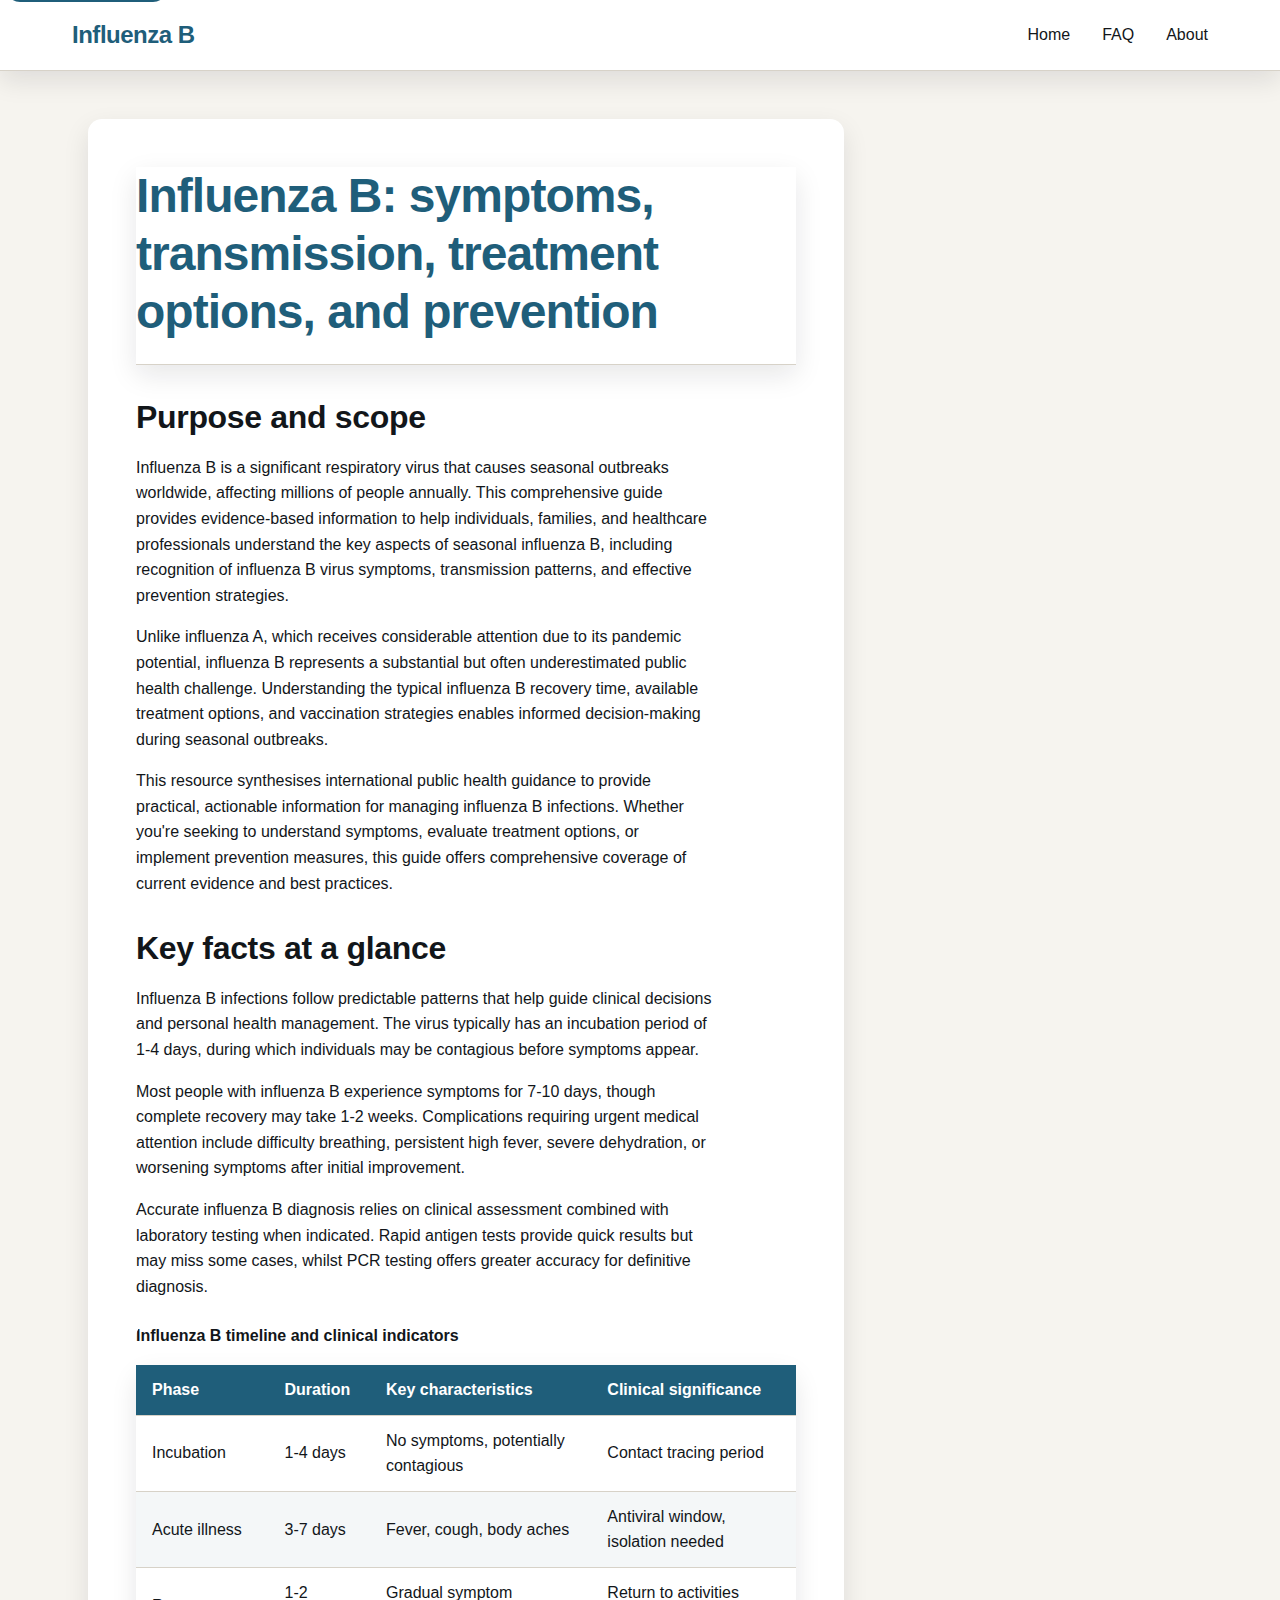
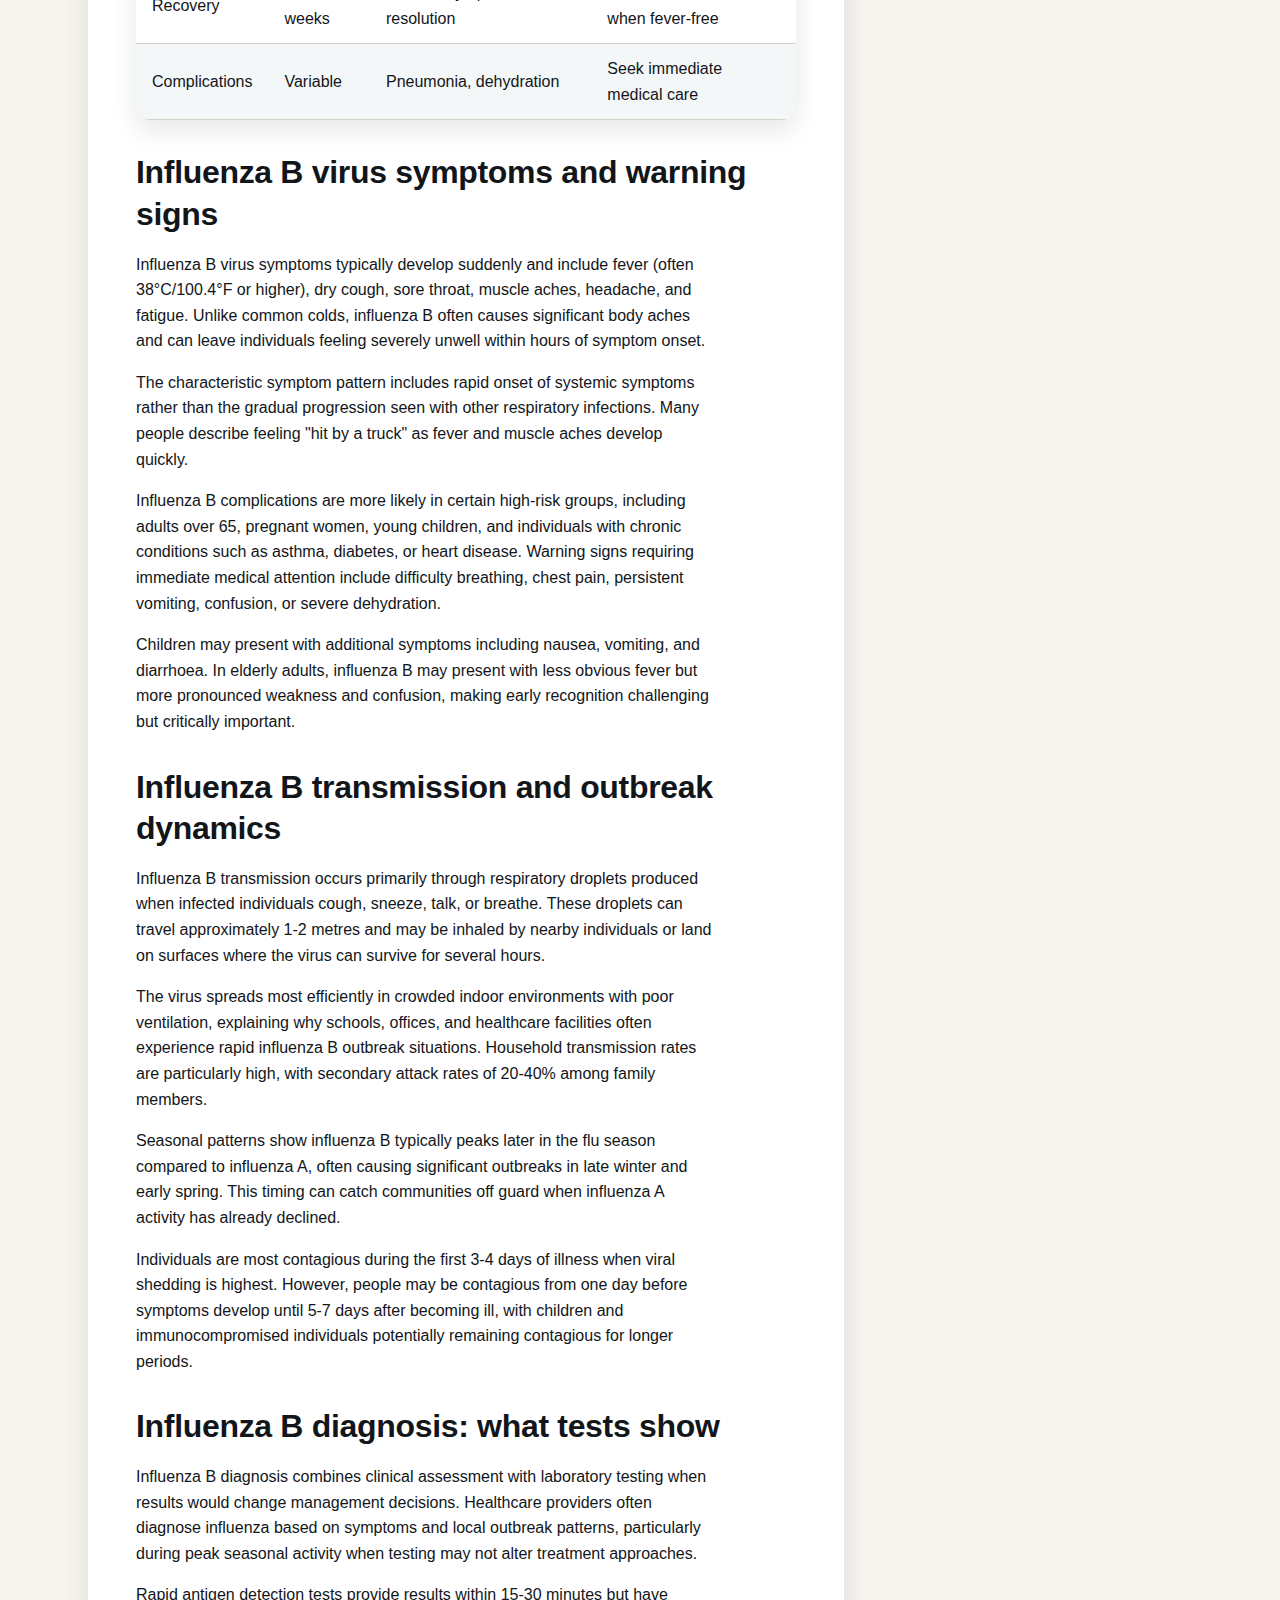
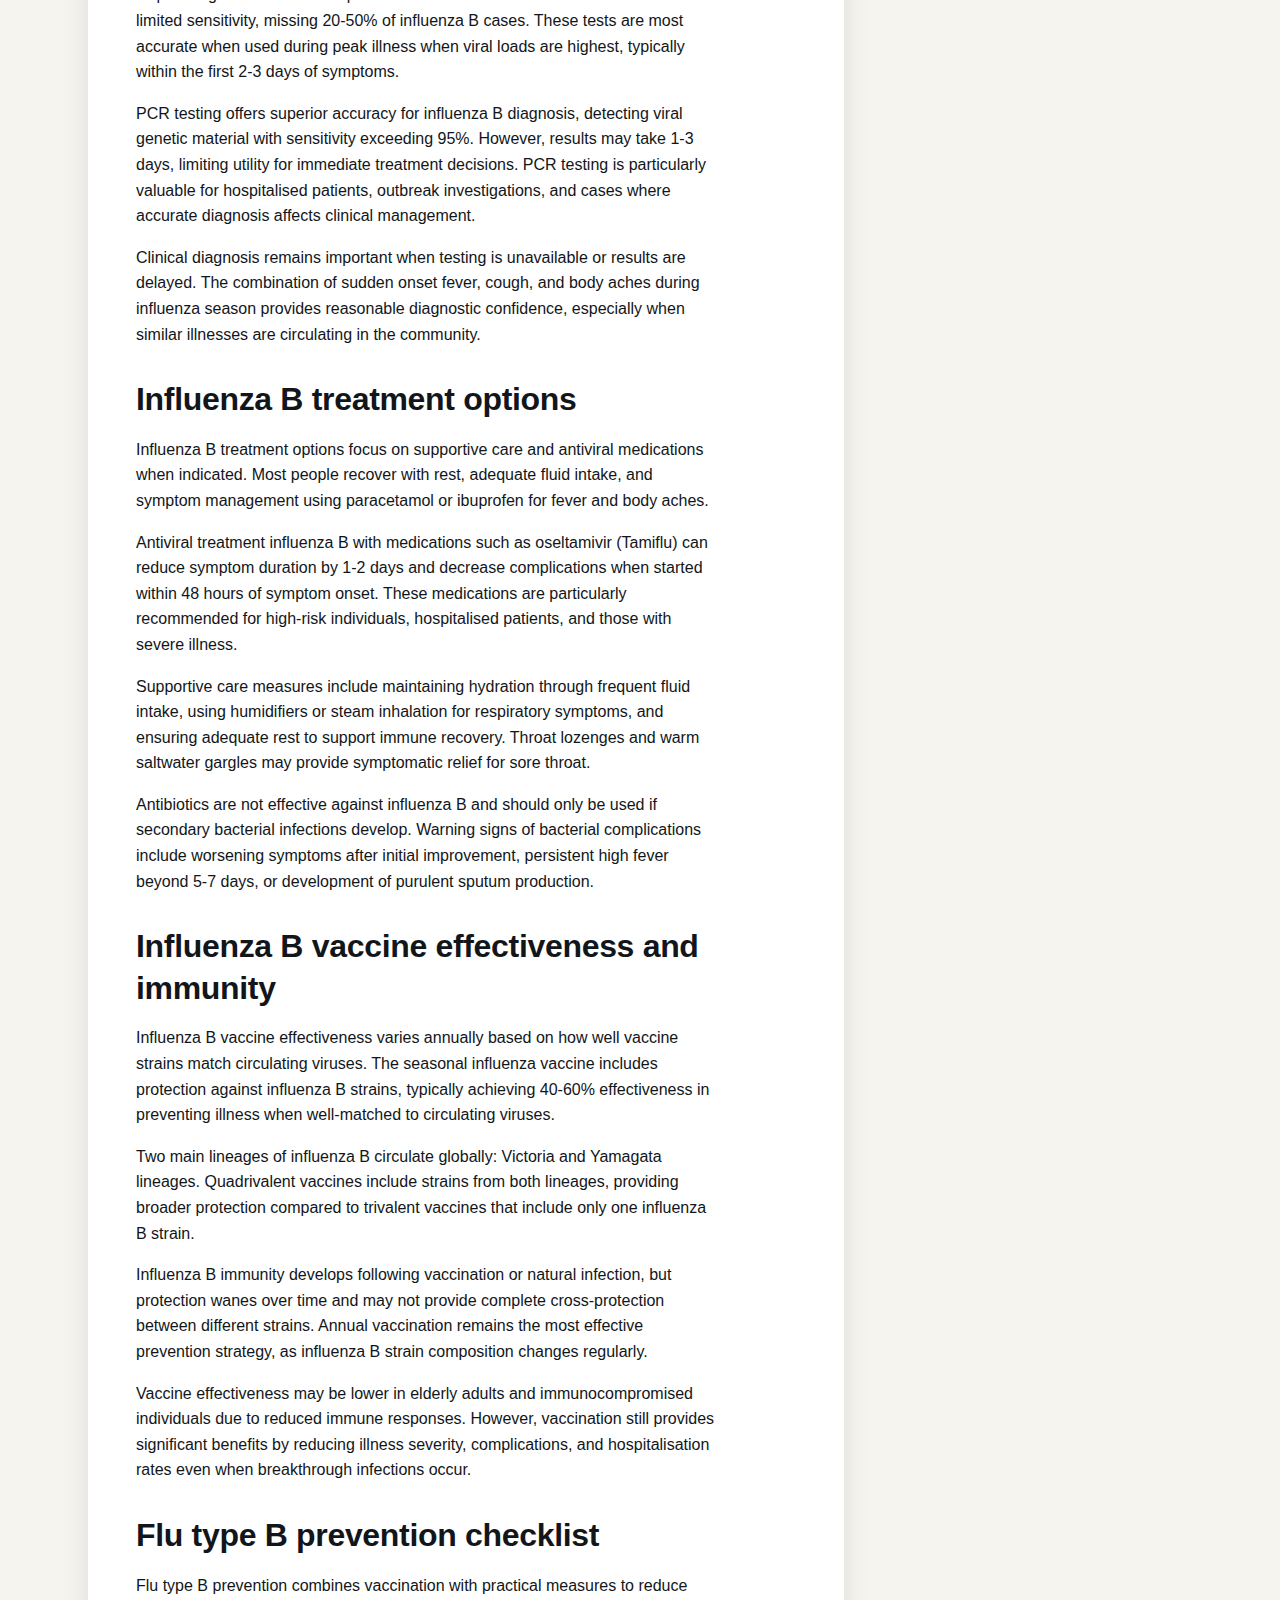
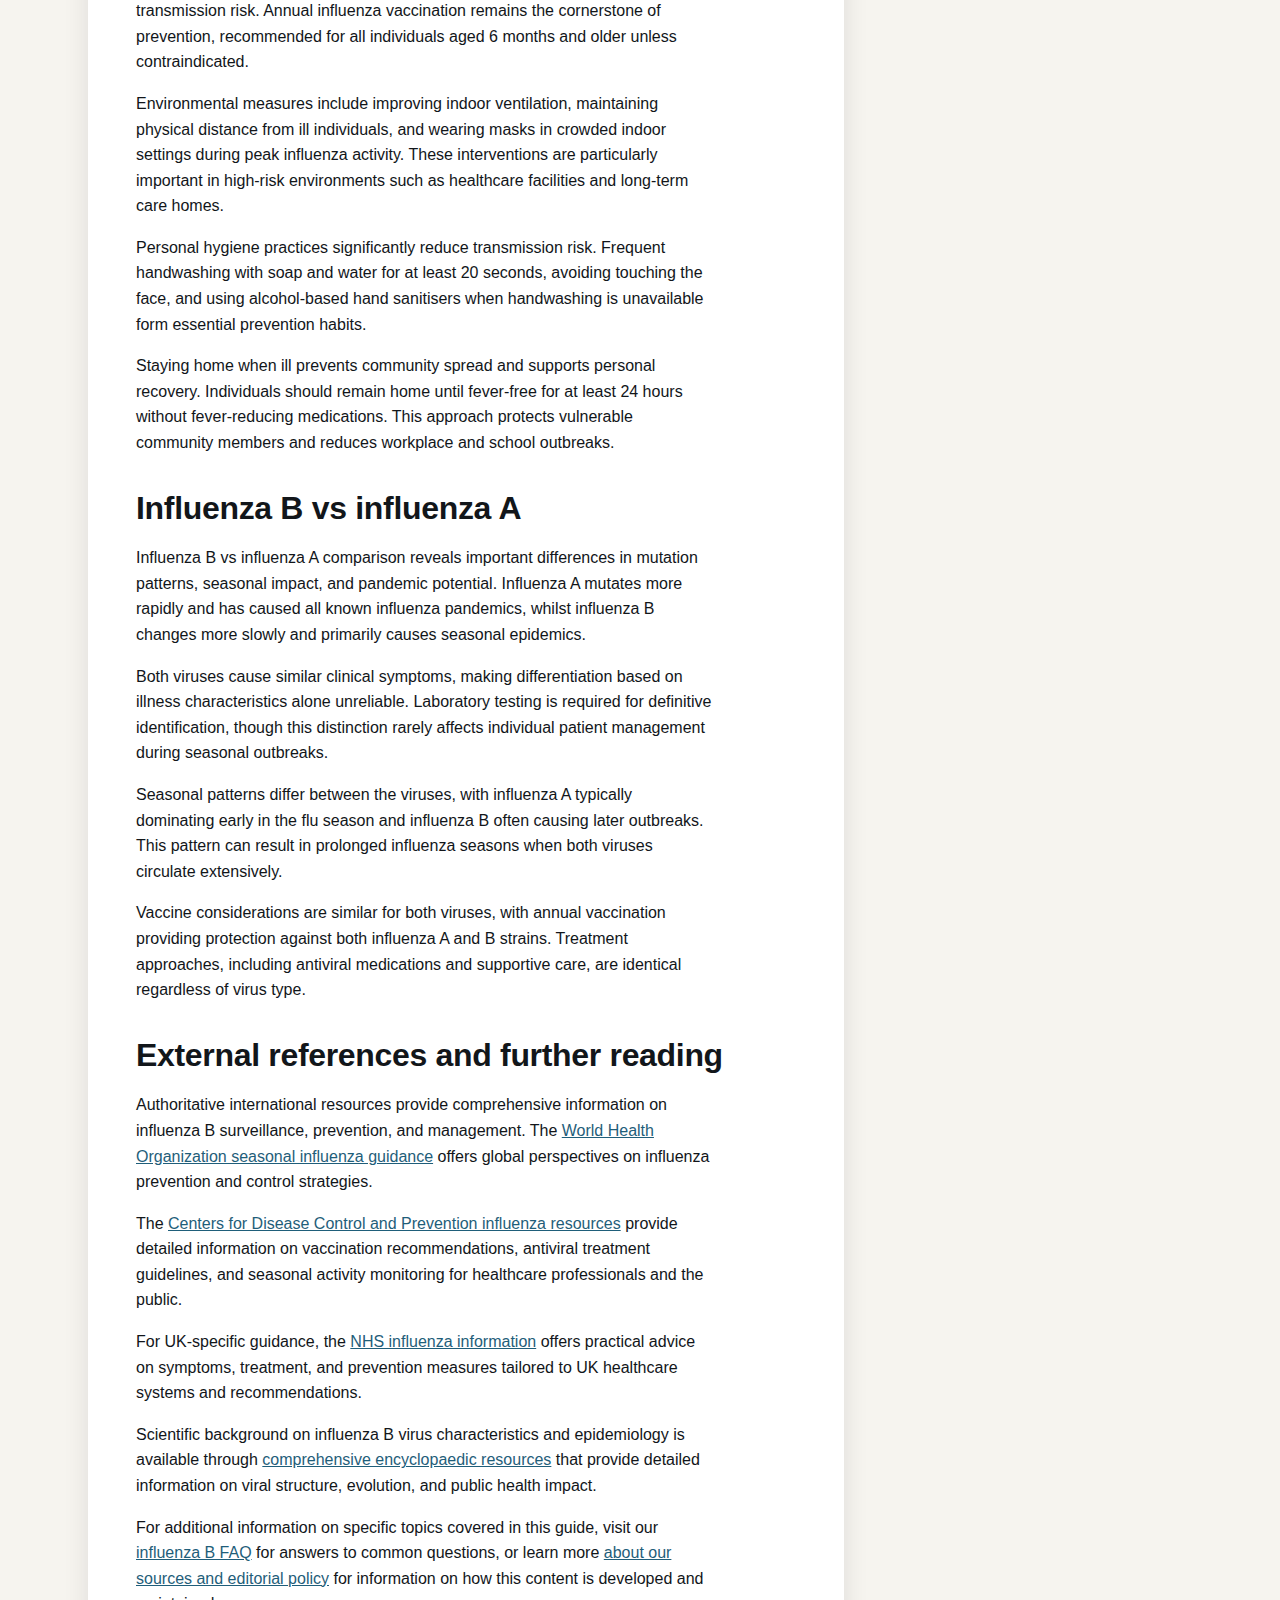
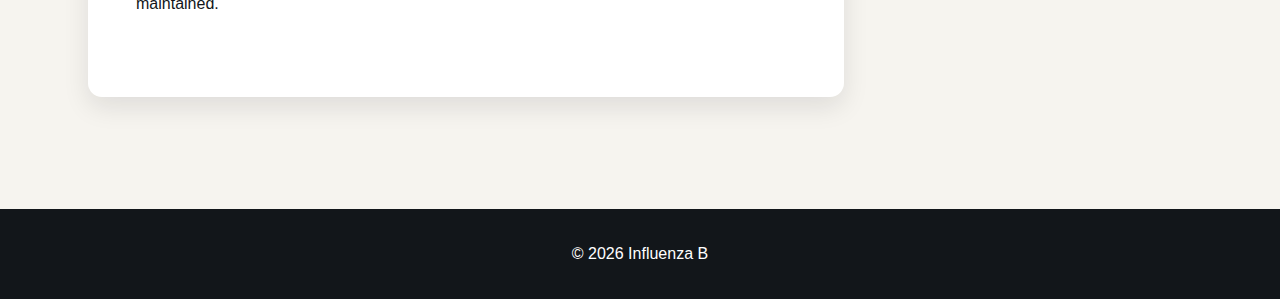
<file: index.html>
<!DOCTYPE html>
<html lang="en-GB">
<head><script>if(location.hostname==="influenzab.pages.dev"){location.replace("https://influenzab.org"+location.pathname+location.search)}</script>
<meta charset="UTF-8">
<meta name="viewport" content="width=device-width, initial-scale=1.0">
<title>Influenza B: Symptoms, Treatment, Prevention Guide</title>
<meta name="description" content="International, evidence-based guide to influenza B symptoms, transmission, diagnosis, treatment options, vaccine effectiveness, and prevention steps.">
<link rel="canonical" href="https://influenzab.org/">
<link rel="preload" href="/style.css" as="style">
<link rel="stylesheet" href="/style.css">
<meta property="og:title" content="Influenza B: Symptoms, Treatment, Prevention Guide">
<meta property="og:description" content="International, evidence-based guide to influenza B symptoms, transmission, diagnosis, treatment options, vaccine effectiveness, and prevention steps.">
<meta property="og:url" content="https://influenzab.org/">
<meta property="og:type" content="website">
<meta name="twitter:card" content="summary">
<meta name="twitter:title" content="Influenza B: Symptoms, Treatment, Prevention Guide">
<meta name="twitter:description" content="International, evidence-based guide to influenza B symptoms, transmission, diagnosis, treatment options, vaccine effectiveness, and prevention steps.">
</head>
<body>
<a href="#main" class="skip-link">Skip to main content</a>
<header>
<nav>
<div class="nav-brand">
<a href="/">Influenza B</a>
</div>
<ul class="nav-links">
<li><a href="/">Home</a></li>
<li><a href="/faq">FAQ</a></li>
<li><a href="/about-us">About</a></li>
</ul>
</nav>
</header>
<main id="main">
<article>
<header>
<h1>Influenza B: symptoms, transmission, treatment options, and prevention</h1>
</header>

<section id="intro">
<h2>Purpose and scope</h2>
<p>Influenza B is a significant respiratory virus that causes seasonal outbreaks worldwide, affecting millions of people annually. This comprehensive guide provides evidence-based information to help individuals, families, and healthcare professionals understand the key aspects of seasonal influenza B, including recognition of influenza B virus symptoms, transmission patterns, and effective prevention strategies.</p>
<p>Unlike influenza A, which receives considerable attention due to its pandemic potential, influenza B represents a substantial but often underestimated public health challenge. Understanding the typical influenza B recovery time, available treatment options, and vaccination strategies enables informed decision-making during seasonal outbreaks.</p>
<p>This resource synthesises international public health guidance to provide practical, actionable information for managing influenza B infections. Whether you're seeking to understand symptoms, evaluate treatment options, or implement prevention measures, this guide offers comprehensive coverage of current evidence and best practices.</p>
</section>

<section id="key-facts">
<h2>Key facts at a glance</h2>
<p>Influenza B infections follow predictable patterns that help guide clinical decisions and personal health management. The virus typically has an incubation period of 1-4 days, during which individuals may be contagious before symptoms appear.</p>
<p>Most people with influenza B experience symptoms for 7-10 days, though complete recovery may take 1-2 weeks. Complications requiring urgent medical attention include difficulty breathing, persistent high fever, severe dehydration, or worsening symptoms after initial improvement.</p>
<p>Accurate influenza B diagnosis relies on clinical assessment combined with laboratory testing when indicated. Rapid antigen tests provide quick results but may miss some cases, whilst PCR testing offers greater accuracy for definitive diagnosis.</p>

<table>
<caption>Influenza B timeline and clinical indicators</caption>
<thead>
<tr>
<th>Phase</th>
<th>Duration</th>
<th>Key characteristics</th>
<th>Clinical significance</th>
</tr>
</thead>
<tbody>
<tr>
<td>Incubation</td>
<td>1-4 days</td>
<td>No symptoms, potentially contagious</td>
<td>Contact tracing period</td>
</tr>
<tr>
<td>Acute illness</td>
<td>3-7 days</td>
<td>Fever, cough, body aches</td>
<td>Antiviral window, isolation needed</td>
</tr>
<tr>
<td>Recovery</td>
<td>1-2 weeks</td>
<td>Gradual symptom resolution</td>
<td>Return to activities when fever-free</td>
</tr>
<tr>
<td>Complications</td>
<td>Variable</td>
<td>Pneumonia, dehydration</td>
<td>Seek immediate medical care</td>
</tr>
</tbody>
</table>
</section>

<section id="symptoms">
<h2>Influenza B virus symptoms and warning signs</h2>
<p>Influenza B virus symptoms typically develop suddenly and include fever (often 38°C/100.4°F or higher), dry cough, sore throat, muscle aches, headache, and fatigue. Unlike common colds, influenza B often causes significant body aches and can leave individuals feeling severely unwell within hours of symptom onset.</p>
<p>The characteristic symptom pattern includes rapid onset of systemic symptoms rather than the gradual progression seen with other respiratory infections. Many people describe feeling "hit by a truck" as fever and muscle aches develop quickly.</p>
<p>Influenza B complications are more likely in certain high-risk groups, including adults over 65, pregnant women, young children, and individuals with chronic conditions such as asthma, diabetes, or heart disease. Warning signs requiring immediate medical attention include difficulty breathing, chest pain, persistent vomiting, confusion, or severe dehydration.</p>
<p>Children may present with additional symptoms including nausea, vomiting, and diarrhoea. In elderly adults, influenza B may present with less obvious fever but more pronounced weakness and confusion, making early recognition challenging but critically important.</p>
</section>

<section id="transmission">
<h2>Influenza B transmission and outbreak dynamics</h2>
<p>Influenza B transmission occurs primarily through respiratory droplets produced when infected individuals cough, sneeze, talk, or breathe. These droplets can travel approximately 1-2 metres and may be inhaled by nearby individuals or land on surfaces where the virus can survive for several hours.</p>
<p>The virus spreads most efficiently in crowded indoor environments with poor ventilation, explaining why schools, offices, and healthcare facilities often experience rapid influenza B outbreak situations. Household transmission rates are particularly high, with secondary attack rates of 20-40% among family members.</p>
<p>Seasonal patterns show influenza B typically peaks later in the flu season compared to influenza A, often causing significant outbreaks in late winter and early spring. This timing can catch communities off guard when influenza A activity has already declined.</p>
<p>Individuals are most contagious during the first 3-4 days of illness when viral shedding is highest. However, people may be contagious from one day before symptoms develop until 5-7 days after becoming ill, with children and immunocompromised individuals potentially remaining contagious for longer periods.</p>
</section>

<section id="diagnosis">
<h2>Influenza B diagnosis: what tests show</h2>
<p>Influenza B diagnosis combines clinical assessment with laboratory testing when results would change management decisions. Healthcare providers often diagnose influenza based on symptoms and local outbreak patterns, particularly during peak seasonal activity when testing may not alter treatment approaches.</p>
<p>Rapid antigen detection tests provide results within 15-30 minutes but have limited sensitivity, missing 20-50% of influenza B cases. These tests are most accurate when used during peak illness when viral loads are highest, typically within the first 2-3 days of symptoms.</p>
<p>PCR testing offers superior accuracy for influenza B diagnosis, detecting viral genetic material with sensitivity exceeding 95%. However, results may take 1-3 days, limiting utility for immediate treatment decisions. PCR testing is particularly valuable for hospitalised patients, outbreak investigations, and cases where accurate diagnosis affects clinical management.</p>
<p>Clinical diagnosis remains important when testing is unavailable or results are delayed. The combination of sudden onset fever, cough, and body aches during influenza season provides reasonable diagnostic confidence, especially when similar illnesses are circulating in the community.</p>
</section>

<section id="treatment">
<h2>Influenza B treatment options</h2>
<p>Influenza B treatment options focus on supportive care and antiviral medications when indicated. Most people recover with rest, adequate fluid intake, and symptom management using paracetamol or ibuprofen for fever and body aches.</p>
<p>Antiviral treatment influenza B with medications such as oseltamivir (Tamiflu) can reduce symptom duration by 1-2 days and decrease complications when started within 48 hours of symptom onset. These medications are particularly recommended for high-risk individuals, hospitalised patients, and those with severe illness.</p>
<p>Supportive care measures include maintaining hydration through frequent fluid intake, using humidifiers or steam inhalation for respiratory symptoms, and ensuring adequate rest to support immune recovery. Throat lozenges and warm saltwater gargles may provide symptomatic relief for sore throat.</p>
<p>Antibiotics are not effective against influenza B and should only be used if secondary bacterial infections develop. Warning signs of bacterial complications include worsening symptoms after initial improvement, persistent high fever beyond 5-7 days, or development of purulent sputum production.</p>
</section>

<section id="vaccine">
<h2>Influenza B vaccine effectiveness and immunity</h2>
<p>Influenza B vaccine effectiveness varies annually based on how well vaccine strains match circulating viruses. The seasonal influenza vaccine includes protection against influenza B strains, typically achieving 40-60% effectiveness in preventing illness when well-matched to circulating viruses.</p>
<p>Two main lineages of influenza B circulate globally: Victoria and Yamagata lineages. Quadrivalent vaccines include strains from both lineages, providing broader protection compared to trivalent vaccines that include only one influenza B strain.</p>
<p>Influenza B immunity develops following vaccination or natural infection, but protection wanes over time and may not provide complete cross-protection between different strains. Annual vaccination remains the most effective prevention strategy, as influenza B strain composition changes regularly.</p>
<p>Vaccine effectiveness may be lower in elderly adults and immunocompromised individuals due to reduced immune responses. However, vaccination still provides significant benefits by reducing illness severity, complications, and hospitalisation rates even when breakthrough infections occur.</p>
</section>

<section id="prevention">
<h2>Flu type B prevention checklist</h2>
<p>Flu type B prevention combines vaccination with practical measures to reduce transmission risk. Annual influenza vaccination remains the cornerstone of prevention, recommended for all individuals aged 6 months and older unless contraindicated.</p>
<p>Environmental measures include improving indoor ventilation, maintaining physical distance from ill individuals, and wearing masks in crowded indoor settings during peak influenza activity. These interventions are particularly important in high-risk environments such as healthcare facilities and long-term care homes.</p>
<p>Personal hygiene practices significantly reduce transmission risk. Frequent handwashing with soap and water for at least 20 seconds, avoiding touching the face, and using alcohol-based hand sanitisers when handwashing is unavailable form essential prevention habits.</p>
<p>Staying home when ill prevents community spread and supports personal recovery. Individuals should remain home until fever-free for at least 24 hours without fever-reducing medications. This approach protects vulnerable community members and reduces workplace and school outbreaks.</p>
</section>

<section id="compare">
<h2>Influenza B vs influenza A</h2>
<p>Influenza B vs influenza A comparison reveals important differences in mutation patterns, seasonal impact, and pandemic potential. Influenza A mutates more rapidly and has caused all known influenza pandemics, whilst influenza B changes more slowly and primarily causes seasonal epidemics.</p>
<p>Both viruses cause similar clinical symptoms, making differentiation based on illness characteristics alone unreliable. Laboratory testing is required for definitive identification, though this distinction rarely affects individual patient management during seasonal outbreaks.</p>
<p>Seasonal patterns differ between the viruses, with influenza A typically dominating early in the flu season and influenza B often causing later outbreaks. This pattern can result in prolonged influenza seasons when both viruses circulate extensively.</p>
<p>Vaccine considerations are similar for both viruses, with annual vaccination providing protection against both influenza A and B strains. Treatment approaches, including antiviral medications and supportive care, are identical regardless of virus type.</p>
</section>

<section id="resources">
<h2>External references and further reading</h2>
<p>Authoritative international resources provide comprehensive information on influenza B surveillance, prevention, and management. The <a href="https://www.who.int/health-topics/influenza-seasonal" rel="external">World Health Organization seasonal influenza guidance</a> offers global perspectives on influenza prevention and control strategies.</p>
<p>The <a href="https://www.cdc.gov/flu/" rel="external">Centers for Disease Control and Prevention influenza resources</a> provide detailed information on vaccination recommendations, antiviral treatment guidelines, and seasonal activity monitoring for healthcare professionals and the public.</p>
<p>For UK-specific guidance, the <a href="https://www.nhs.uk/conditions/flu/" rel="external">NHS influenza information</a> offers practical advice on symptoms, treatment, and prevention measures tailored to UK healthcare systems and recommendations.</p>
<p>Scientific background on influenza B virus characteristics and epidemiology is available through <a href="https://en.wikipedia.org/wiki/Influenza_B_virus" rel="external">comprehensive encyclopaedic resources</a> that provide detailed information on viral structure, evolution, and public health impact.</p>
<p>For additional information on specific topics covered in this guide, visit our <a href="/faq">influenza B FAQ</a> for answers to common questions, or learn more <a href="/about-us">about our sources and editorial policy</a> for information on how this content is developed and maintained.</p>
</section>
</article>
</main>
<footer>
<p>&copy; 2026 Influenza B</p>
</footer>
<script type="application/ld+json">
{
  "@context": "https://schema.org",
  "@type": "Organization",
  "name": "Influenza B",
  "url": "https://influenzab.org",
  "description": "International, evidence-based guide to influenza B symptoms, transmission, diagnosis, treatment options, vaccine effectiveness, and prevention steps."
}
</script>
</body>
</html>
</file>
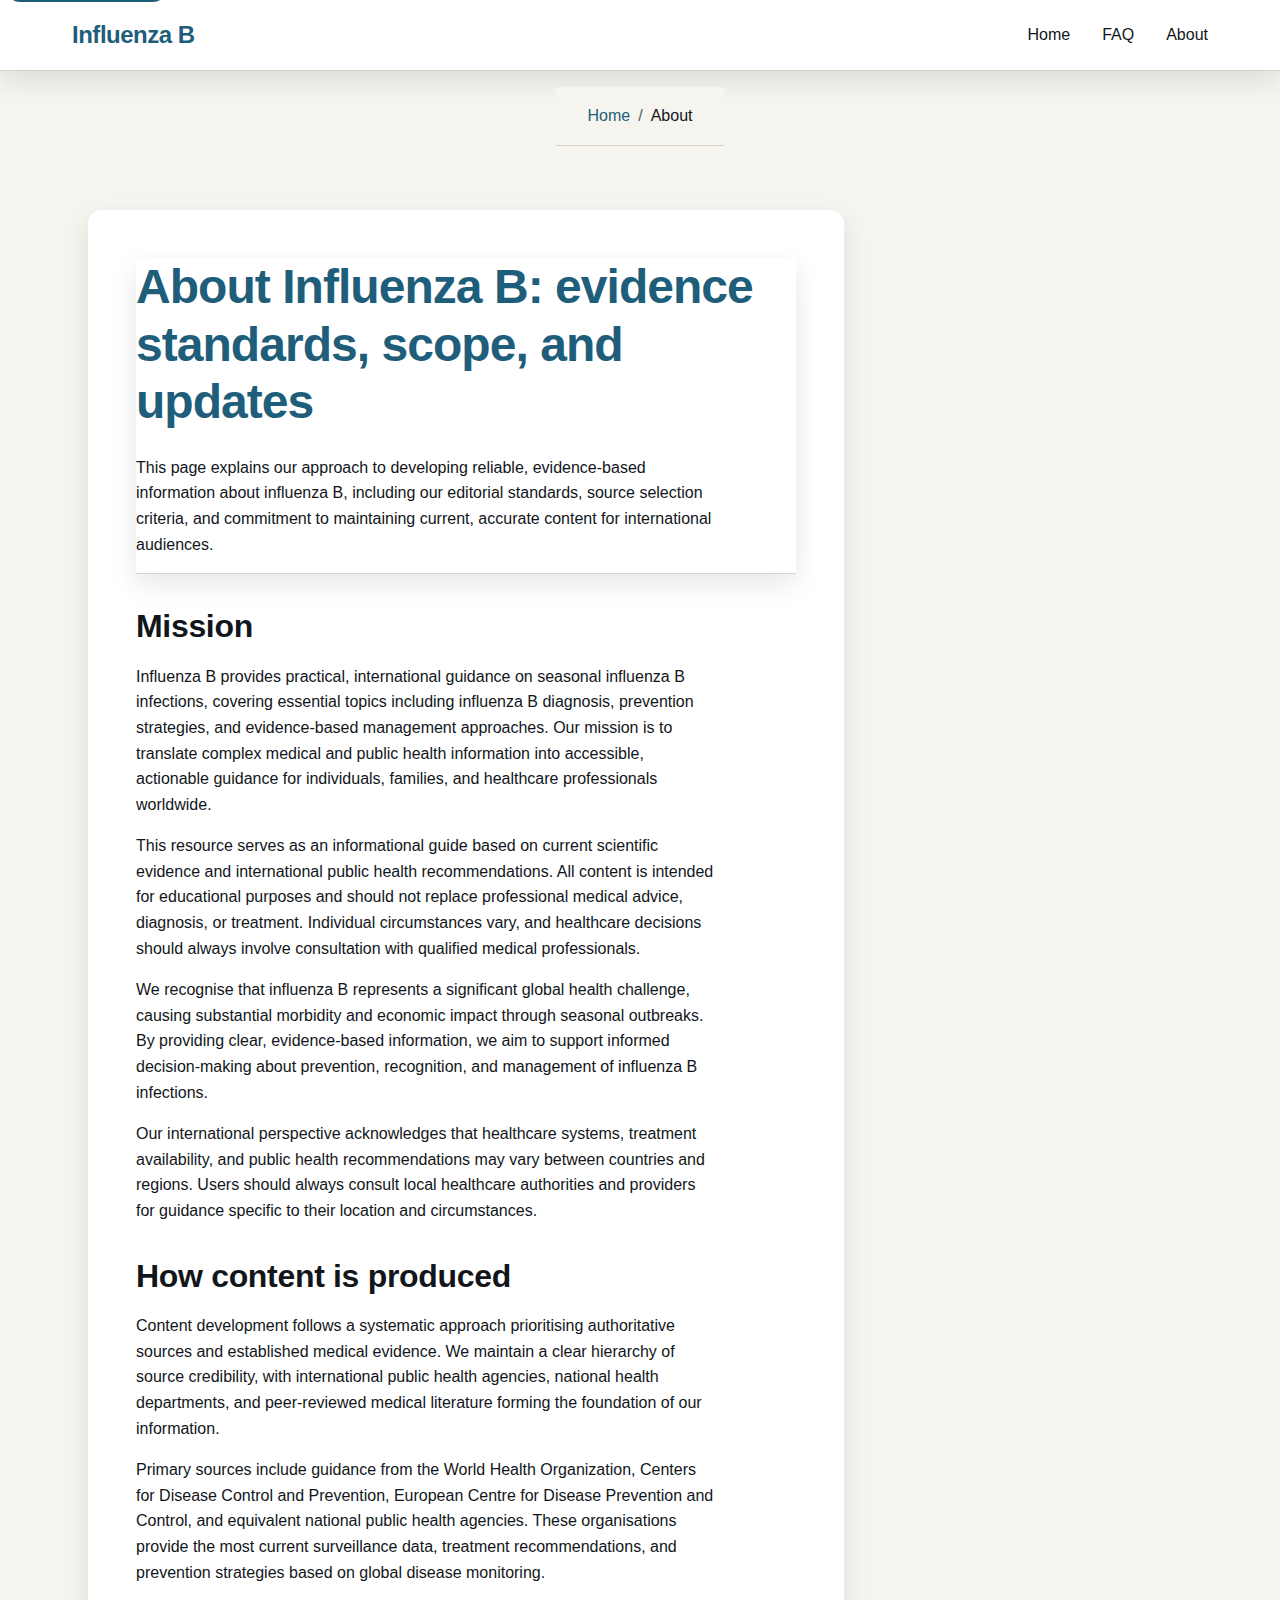
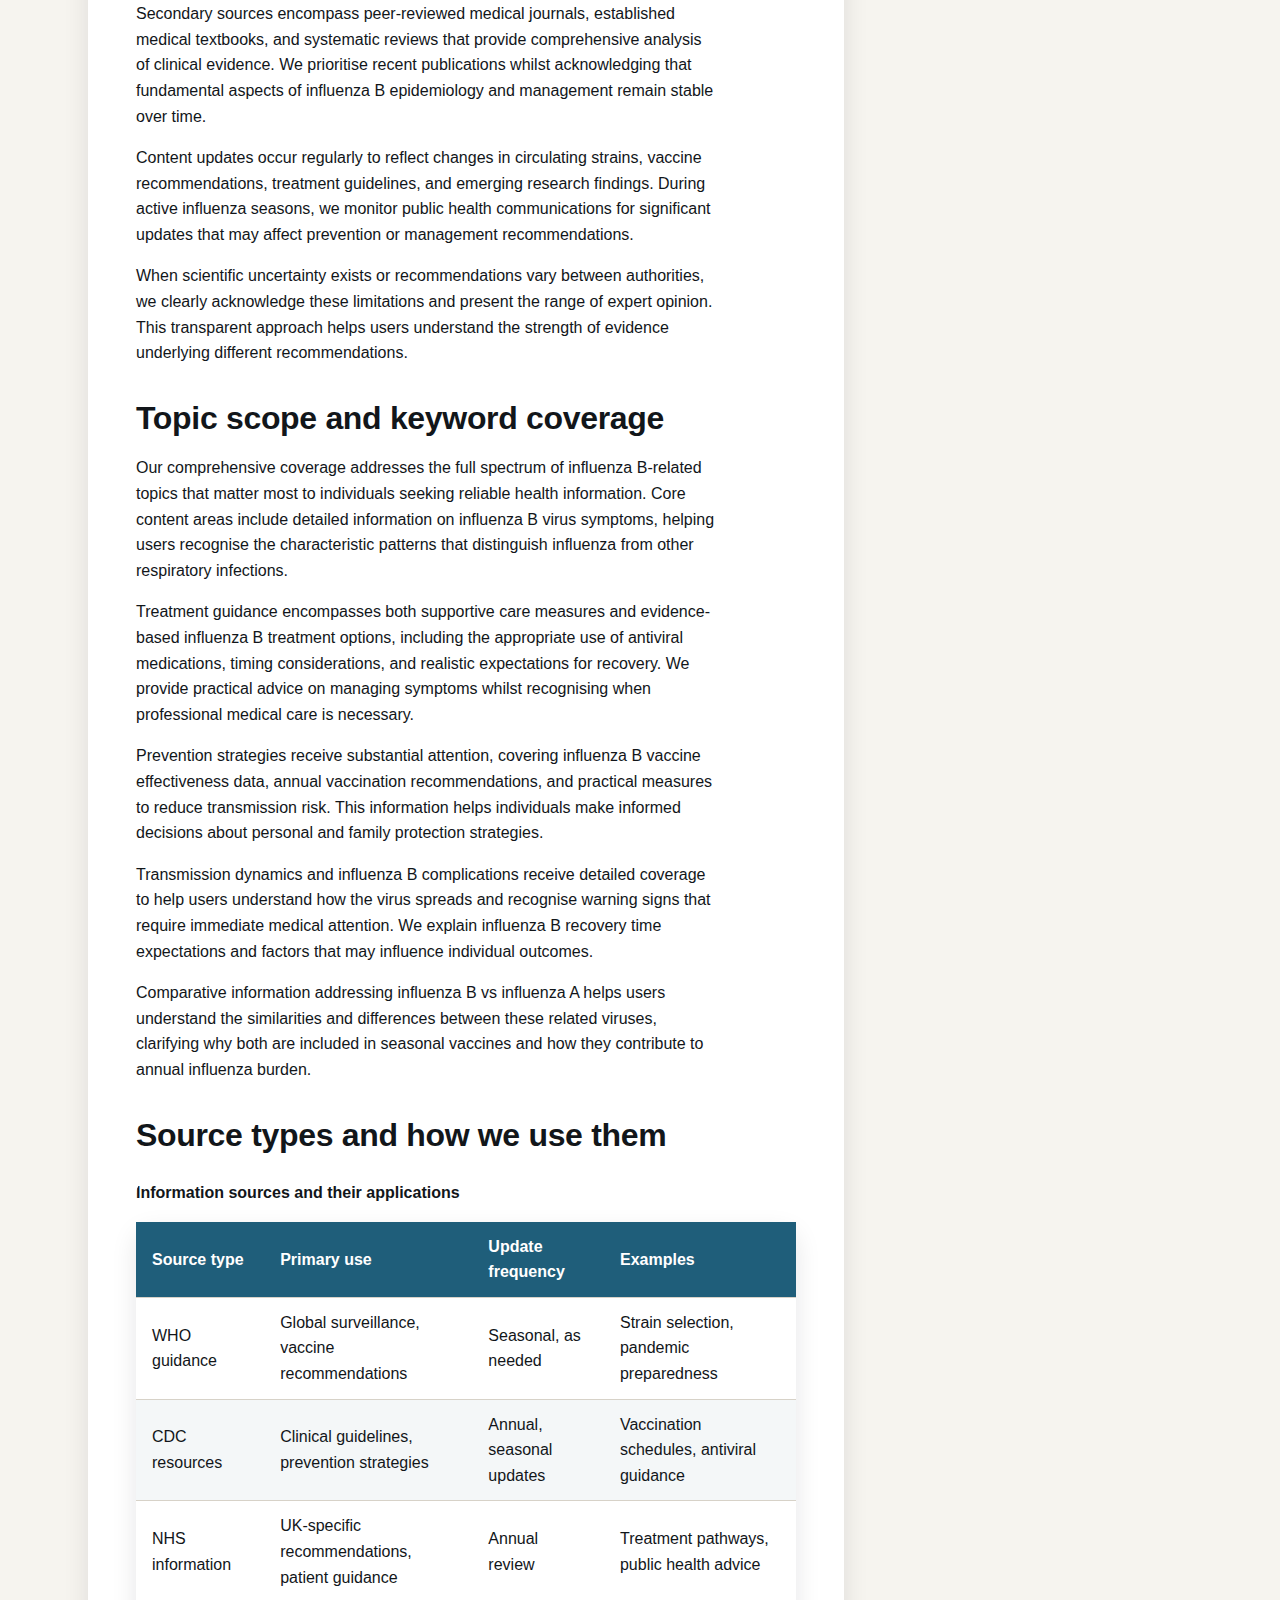
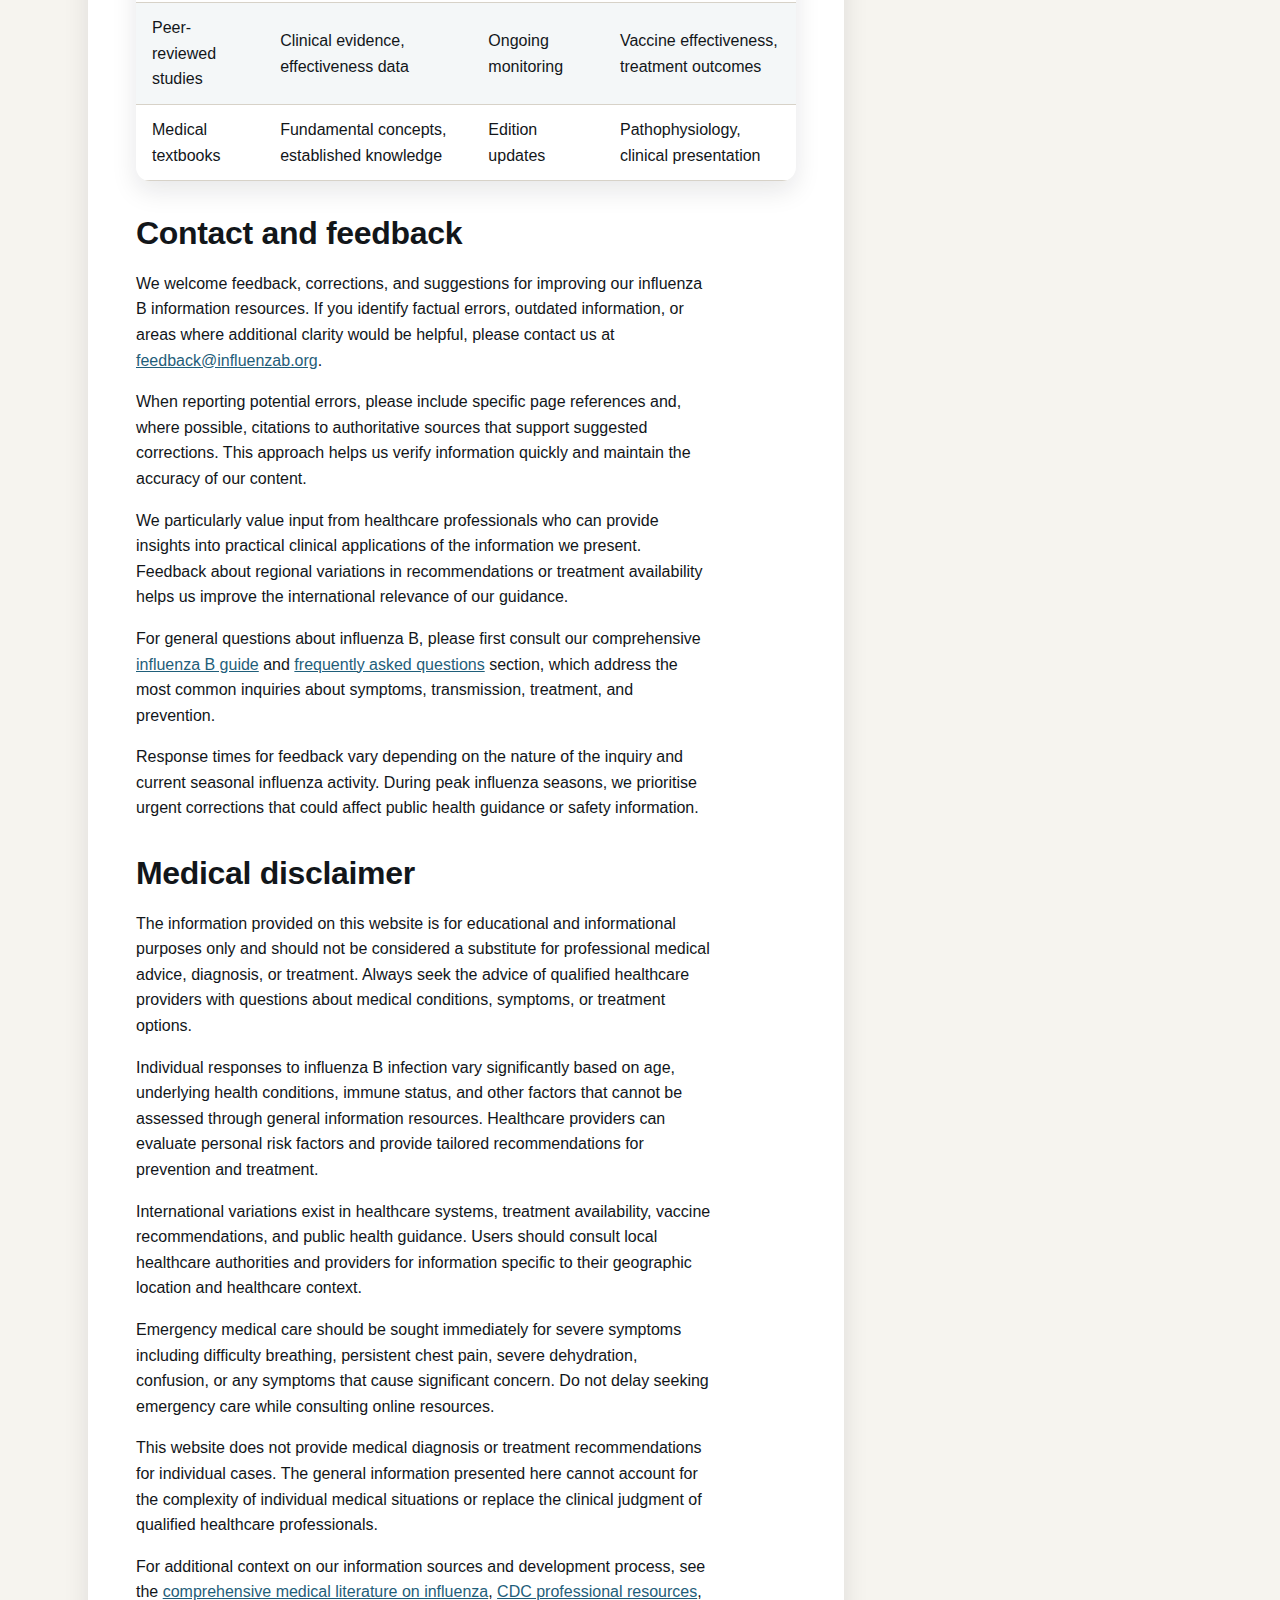
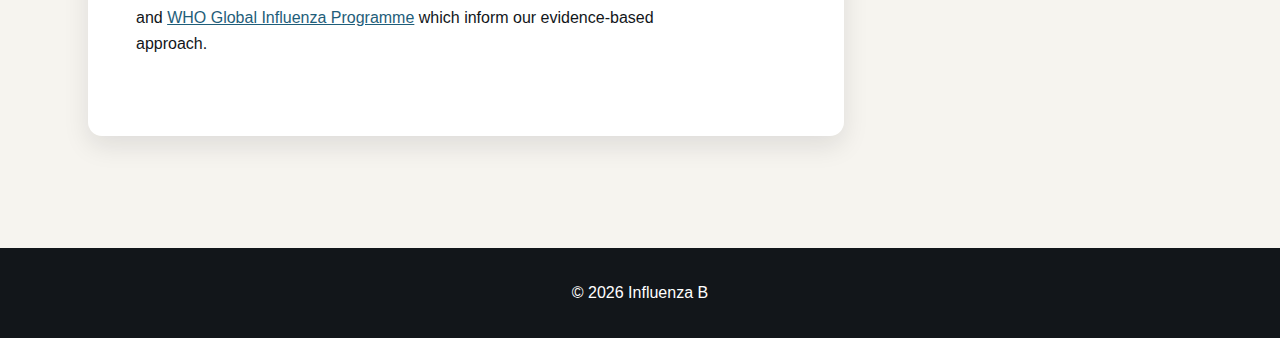
<file: about-us.html>
<!DOCTYPE html>
<html lang="en-GB">
<head><script>if(location.hostname==="influenzab.pages.dev"){location.replace("https://influenzab.org"+location.pathname+location.search)}</script>
<meta charset="UTF-8">
<meta name="viewport" content="width=device-width, initial-scale=1.0">
<title>About Influenza B: Editorial Policy and Sources</title>
<meta name="description" content="Learn how Influenza B content is written, reviewed, and updated using international public-health sources, with clear scope and limitations.">
<link rel="canonical" href="https://influenzab.org/about-us">
<link rel="preload" href="/style.css" as="style">
<link rel="stylesheet" href="/style.css">
<meta property="og:title" content="About Influenza B: Editorial Policy and Sources">
<meta property="og:description" content="Learn how Influenza B content is written, reviewed, and updated using international public-health sources, with clear scope and limitations.">
<meta property="og:url" content="https://influenzab.org/about-us">
<meta property="og:type" content="website">
<meta name="twitter:card" content="summary">
<meta name="twitter:title" content="About Influenza B: Editorial Policy and Sources">
<meta name="twitter:description" content="Learn how Influenza B content is written, reviewed, and updated using international public-health sources, with clear scope and limitations.">
</head>
<body>
<a href="#main" class="skip-link">Skip to main content</a>
<header>
<nav>
<div class="nav-brand">
<a href="/">Influenza B</a>
</div>
<ul class="nav-links">
<li><a href="/">Home</a></li>
<li><a href="/faq">FAQ</a></li>
<li><a href="/about-us">About</a></li>
</ul>
</nav>
</header>
<nav aria-label="Breadcrumb">
<ol class="breadcrumb">
<li><a href="/">Home</a></li>
<li aria-current="page">About</li>
</ol>
</nav>
<main id="main">
<article>
<header>
<h1>About Influenza B: evidence standards, scope, and updates</h1>
<p>This page explains our approach to developing reliable, evidence-based information about influenza B, including our editorial standards, source selection criteria, and commitment to maintaining current, accurate content for international audiences.</p>
</header>

<section id="mission">
<h2>Mission</h2>
<p>Influenza B provides practical, international guidance on seasonal influenza B infections, covering essential topics including influenza B diagnosis, prevention strategies, and evidence-based management approaches. Our mission is to translate complex medical and public health information into accessible, actionable guidance for individuals, families, and healthcare professionals worldwide.</p>
<p>This resource serves as an informational guide based on current scientific evidence and international public health recommendations. All content is intended for educational purposes and should not replace professional medical advice, diagnosis, or treatment. Individual circumstances vary, and healthcare decisions should always involve consultation with qualified medical professionals.</p>
<p>We recognise that influenza B represents a significant global health challenge, causing substantial morbidity and economic impact through seasonal outbreaks. By providing clear, evidence-based information, we aim to support informed decision-making about prevention, recognition, and management of influenza B infections.</p>
<p>Our international perspective acknowledges that healthcare systems, treatment availability, and public health recommendations may vary between countries and regions. Users should always consult local healthcare authorities and providers for guidance specific to their location and circumstances.</p>
</section>

<section id="method">
<h2>How content is produced</h2>
<p>Content development follows a systematic approach prioritising authoritative sources and established medical evidence. We maintain a clear hierarchy of source credibility, with international public health agencies, national health departments, and peer-reviewed medical literature forming the foundation of our information.</p>
<p>Primary sources include guidance from the World Health Organization, Centers for Disease Control and Prevention, European Centre for Disease Prevention and Control, and equivalent national public health agencies. These organisations provide the most current surveillance data, treatment recommendations, and prevention strategies based on global disease monitoring.</p>
<p>Secondary sources encompass peer-reviewed medical journals, established medical textbooks, and systematic reviews that provide comprehensive analysis of clinical evidence. We prioritise recent publications whilst acknowledging that fundamental aspects of influenza B epidemiology and management remain stable over time.</p>
<p>Content updates occur regularly to reflect changes in circulating strains, vaccine recommendations, treatment guidelines, and emerging research findings. During active influenza seasons, we monitor public health communications for significant updates that may affect prevention or management recommendations.</p>
<p>When scientific uncertainty exists or recommendations vary between authorities, we clearly acknowledge these limitations and present the range of expert opinion. This transparent approach helps users understand the strength of evidence underlying different recommendations.</p>
</section>

<section id="keywords-scope">
<h2>Topic scope and keyword coverage</h2>
<p>Our comprehensive coverage addresses the full spectrum of influenza B-related topics that matter most to individuals seeking reliable health information. Core content areas include detailed information on influenza B virus symptoms, helping users recognise the characteristic patterns that distinguish influenza from other respiratory infections.</p>
<p>Treatment guidance encompasses both supportive care measures and evidence-based influenza B treatment options, including the appropriate use of antiviral medications, timing considerations, and realistic expectations for recovery. We provide practical advice on managing symptoms whilst recognising when professional medical care is necessary.</p>
<p>Prevention strategies receive substantial attention, covering influenza B vaccine effectiveness data, annual vaccination recommendations, and practical measures to reduce transmission risk. This information helps individuals make informed decisions about personal and family protection strategies.</p>
<p>Transmission dynamics and influenza B complications receive detailed coverage to help users understand how the virus spreads and recognise warning signs that require immediate medical attention. We explain influenza B recovery time expectations and factors that may influence individual outcomes.</p>
<p>Comparative information addressing influenza B vs influenza A helps users understand the similarities and differences between these related viruses, clarifying why both are included in seasonal vaccines and how they contribute to annual influenza burden.</p>
</section>

<section id="table">
<h2>Source types and how we use them</h2>
<table>
<caption>Information sources and their applications</caption>
<thead>
<tr>
<th>Source type</th>
<th>Primary use</th>
<th>Update frequency</th>
<th>Examples</th>
</tr>
</thead>
<tbody>
<tr>
<td>WHO guidance</td>
<td>Global surveillance, vaccine recommendations</td>
<td>Seasonal, as needed</td>
<td>Strain selection, pandemic preparedness</td>
</tr>
<tr>
<td>CDC resources</td>
<td>Clinical guidelines, prevention strategies</td>
<td>Annual, seasonal updates</td>
<td>Vaccination schedules, antiviral guidance</td>
</tr>
<tr>
<td>NHS information</td>
<td>UK-specific recommendations, patient guidance</td>
<td>Annual review</td>
<td>Treatment pathways, public health advice</td>
</tr>
<tr>
<td>Peer-reviewed studies</td>
<td>Clinical evidence, effectiveness data</td>
<td>Ongoing monitoring</td>
<td>Vaccine effectiveness, treatment outcomes</td>
</tr>
<tr>
<td>Medical textbooks</td>
<td>Fundamental concepts, established knowledge</td>
<td>Edition updates</td>
<td>Pathophysiology, clinical presentation</td>
</tr>
</tbody>
</table>
</section>

<section id="contact">
<h2>Contact and feedback</h2>
<p>We welcome feedback, corrections, and suggestions for improving our influenza B information resources. If you identify factual errors, outdated information, or areas where additional clarity would be helpful, please contact us at <a href="mailto:feedback@influenzab.org">feedback@influenzab.org</a>.</p>
<p>When reporting potential errors, please include specific page references and, where possible, citations to authoritative sources that support suggested corrections. This approach helps us verify information quickly and maintain the accuracy of our content.</p>
<p>We particularly value input from healthcare professionals who can provide insights into practical clinical applications of the information we present. Feedback about regional variations in recommendations or treatment availability helps us improve the international relevance of our guidance.</p>
<p>For general questions about influenza B, please first consult our comprehensive <a href="/">influenza B guide</a> and <a href="/faq">frequently asked questions</a> section, which address the most common inquiries about symptoms, transmission, treatment, and prevention.</p>
<p>Response times for feedback vary depending on the nature of the inquiry and current seasonal influenza activity. During peak influenza seasons, we prioritise urgent corrections that could affect public health guidance or safety information.</p>
</section>

<section id="disclaimer">
<h2>Medical disclaimer</h2>
<p>The information provided on this website is for educational and informational purposes only and should not be considered a substitute for professional medical advice, diagnosis, or treatment. Always seek the advice of qualified healthcare providers with questions about medical conditions, symptoms, or treatment options.</p>
<p>Individual responses to influenza B infection vary significantly based on age, underlying health conditions, immune status, and other factors that cannot be assessed through general information resources. Healthcare providers can evaluate personal risk factors and provide tailored recommendations for prevention and treatment.</p>
<p>International variations exist in healthcare systems, treatment availability, vaccine recommendations, and public health guidance. Users should consult local healthcare authorities and providers for information specific to their geographic location and healthcare context.</p>
<p>Emergency medical care should be sought immediately for severe symptoms including difficulty breathing, persistent chest pain, severe dehydration, confusion, or any symptoms that cause significant concern. Do not delay seeking emergency care while consulting online resources.</p>
<p>This website does not provide medical diagnosis or treatment recommendations for individual cases. The general information presented here cannot account for the complexity of individual medical situations or replace the clinical judgment of qualified healthcare professionals.</p>
<p>For additional context on our information sources and development process, see the <a href="https://www.ncbi.nlm.nih.gov/books/NBK554550/" rel="external">comprehensive medical literature on influenza</a>, <a href="https://www.cdc.gov/flu/professionals/index.htm" rel="external">CDC professional resources</a>, and <a href="https://www.who.int/teams/global-influenza-programme" rel="external">WHO Global Influenza Programme</a> which inform our evidence-based approach.</p>
</section>
</article>
</main>
<footer>
<p>&copy; 2026 Influenza B</p>
</footer>
<script type="application/ld+json">
{
  "@context": "https://schema.org",
  "@type": "AboutPage",
  "name": "About Influenza B: Editorial Policy and Sources",
  "description": "Learn how Influenza B content is written, reviewed, and updated using international public-health sources, with clear scope and limitations.",
  "url": "https://influenzab.org/about-us"
}
</script>
</body>
</html>
</file>
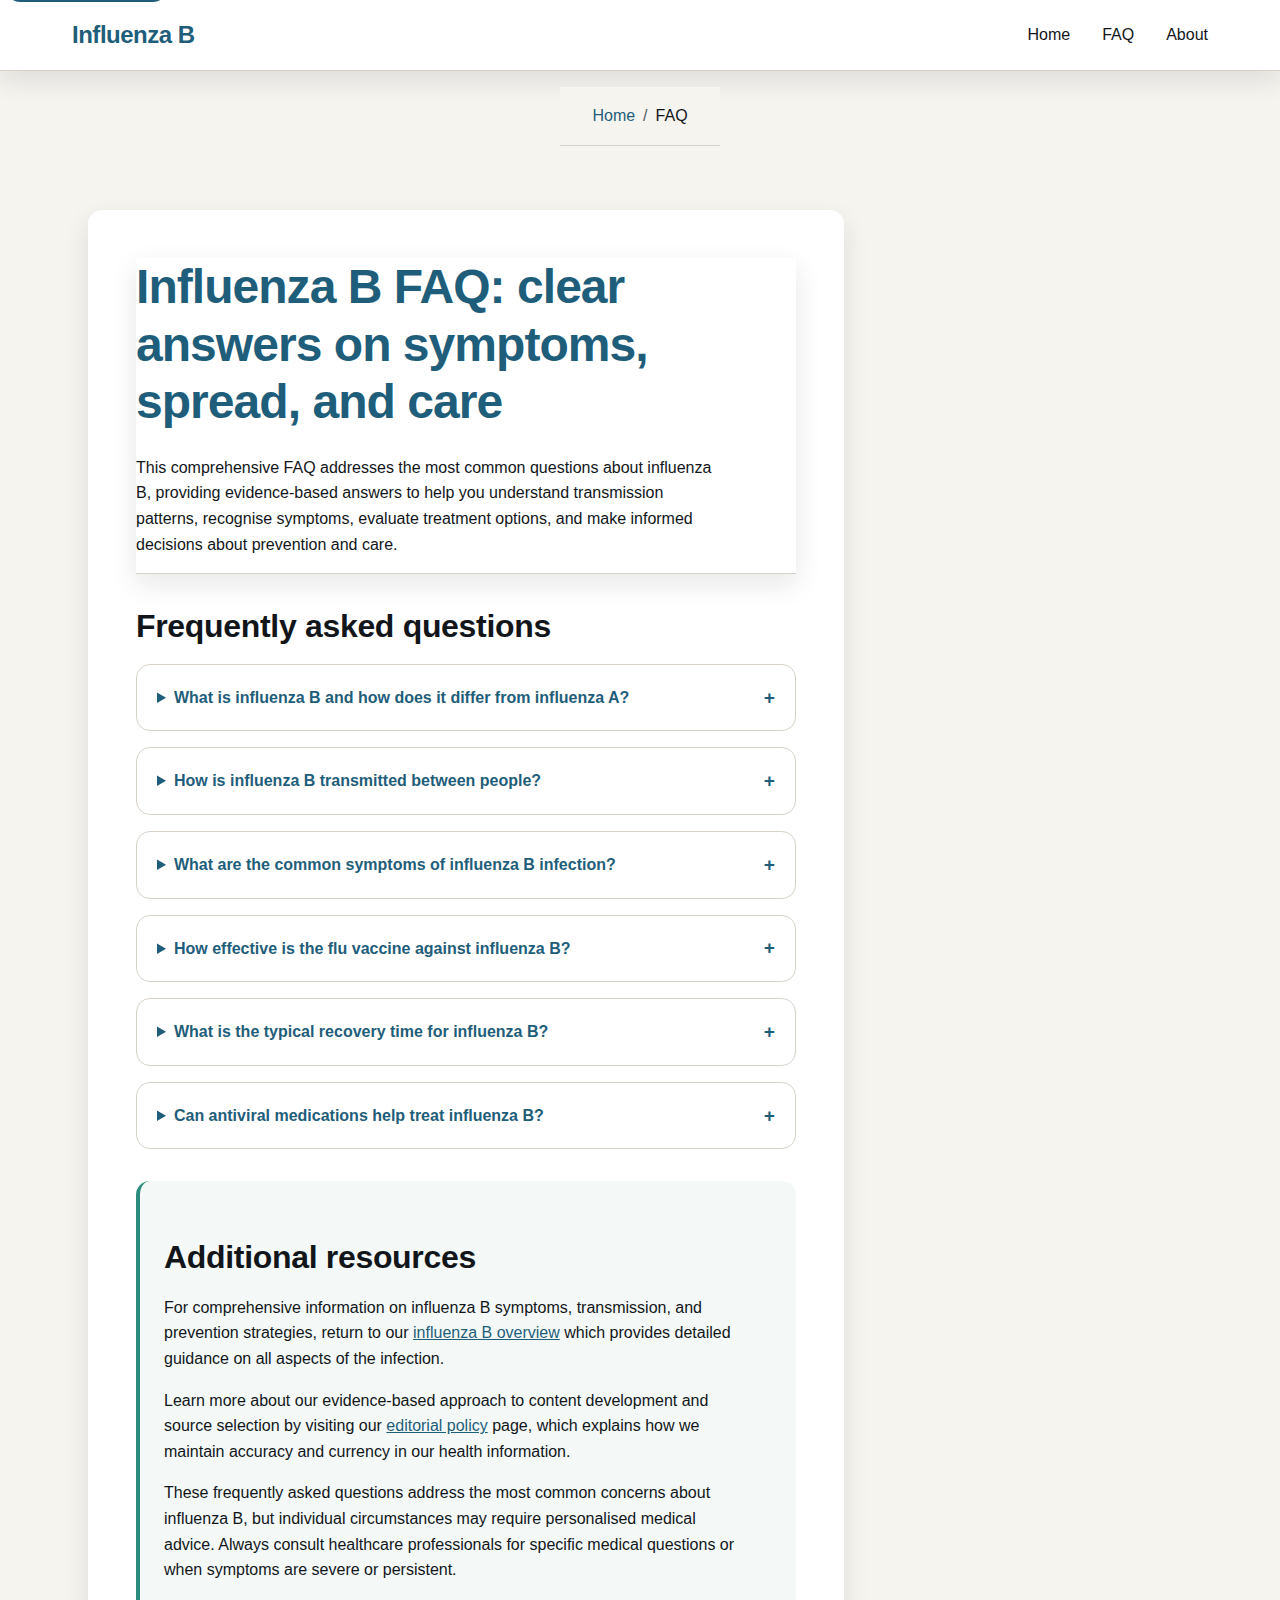
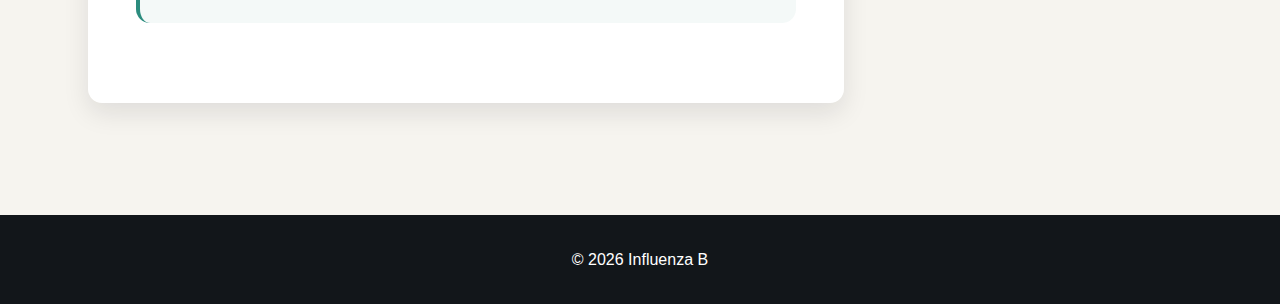
<file: faq.html>
<!DOCTYPE html>
<html lang="en-GB">
<head><script>if(location.hostname==="influenzab.pages.dev"){location.replace("https://influenzab.org"+location.pathname+location.search)}</script>
<meta charset="UTF-8">
<meta name="viewport" content="width=device-width, initial-scale=1.0">
<title>Influenza B FAQ: Transmission, Vaccine, Recovery Time</title>
<meta name="description" content="Answers to common influenza B questions on transmission, symptoms, vaccine effectiveness, antivirals, recovery time, and influenza B vs A.">
<link rel="canonical" href="https://influenzab.org/faq">
<link rel="preload" href="/style.css" as="style">
<link rel="stylesheet" href="/style.css">
<meta property="og:title" content="Influenza B FAQ: Transmission, Vaccine, Recovery Time">
<meta property="og:description" content="Answers to common influenza B questions on transmission, symptoms, vaccine effectiveness, antivirals, recovery time, and influenza B vs A.">
<meta property="og:url" content="https://influenzab.org/faq">
<meta property="og:type" content="website">
<meta name="twitter:card" content="summary">
<meta name="twitter:title" content="Influenza B FAQ: Transmission, Vaccine, Recovery Time">
<meta name="twitter:description" content="Answers to common influenza B questions on transmission, symptoms, vaccine effectiveness, antivirals, recovery time, and influenza B vs A.">
</head>
<body>
<a href="#main" class="skip-link">Skip to main content</a>
<header>
<nav>
<div class="nav-brand">
<a href="/">Influenza B</a>
</div>
<ul class="nav-links">
<li><a href="/">Home</a></li>
<li><a href="/faq">FAQ</a></li>
<li><a href="/about-us">About</a></li>
</ul>
</nav>
</header>
<nav aria-label="Breadcrumb">
<ol class="breadcrumb">
<li><a href="/">Home</a></li>
<li aria-current="page">FAQ</li>
</ol>
</nav>
<main id="main">
<article>
<header>
<h1>Influenza B FAQ: clear answers on symptoms, spread, and care</h1>
<p>This comprehensive FAQ addresses the most common questions about influenza B, providing evidence-based answers to help you understand transmission patterns, recognise symptoms, evaluate treatment options, and make informed decisions about prevention and care.</p>
</header>

<section class="faq-section">
<h2>Frequently asked questions</h2>

<details>
<summary>What is influenza B and how does it differ from influenza A?</summary>
<div class="faq-content">
<p>Influenza B is a viral respiratory infection caused by the influenza B virus, which mutates more slowly than influenza A and typically causes less severe pandemics but similar seasonal outbreaks.</p>
<p>The key differences lie in their genetic stability and pandemic potential. Influenza A undergoes more frequent antigenic changes, enabling it to cause global pandemics when novel strains emerge. Influenza B changes more gradually, primarily causing seasonal epidemics with predictable patterns.</p>
<p>Both viruses cause similar clinical symptoms including fever, cough, body aches, and fatigue. Laboratory testing is required to distinguish between them, though this differentiation rarely affects individual treatment decisions during routine seasonal outbreaks.</p>
<p>For more detailed comparisons, see the <a href="https://www.cdc.gov/flu/symptoms/index.html" rel="external">CDC influenza symptoms guidance</a> which provides comprehensive information on both virus types.</p>
</div>
</details>

<details>
<summary>How is influenza B transmitted between people?</summary>
<div class="faq-content">
<p>Influenza B spreads through respiratory droplets when infected individuals cough, sneeze, or talk, and can also survive on surfaces for several hours.</p>
<p>The primary transmission route involves inhaling droplets containing the virus, typically when within 1-2 metres of an infected person. These droplets are produced during normal respiratory activities, with coughing and sneezing generating the highest concentrations of viral particles.</p>
<p>Surface transmission occurs when the virus survives on objects such as door handles, keyboards, or shared equipment. People can become infected by touching contaminated surfaces and then touching their nose, mouth, or eyes before washing their hands.</p>
<p>Crowded indoor environments with poor ventilation facilitate rapid spread, explaining why schools, offices, and healthcare facilities often experience outbreaks. Household transmission rates are particularly high, with 20-40% of family members typically becoming infected when one person brings the virus home.</p>
</div>
</details>

<details>
<summary>What are the common symptoms of influenza B infection?</summary>
<div class="faq-content">
<p>Symptoms include sudden fever, cough, sore throat, body aches, fatigue, and headache, typically appearing 1-4 days after exposure.</p>
<p>The characteristic pattern involves rapid onset of systemic symptoms rather than the gradual progression seen with common colds. Many people describe feeling severely unwell within hours, often using phrases like "hit by a truck" to describe the sudden onset of fever and muscle aches.</p>
<p>Additional symptoms may include chills, runny or stuffy nose, and general malaise. Children often experience gastrointestinal symptoms such as nausea, vomiting, and diarrhoea more frequently than adults.</p>
<p>Warning signs requiring immediate medical attention include difficulty breathing, persistent chest pain, severe dehydration, confusion, or symptoms that improve then suddenly worsen. High-risk individuals including elderly adults, pregnant women, and those with chronic conditions should seek medical evaluation promptly.</p>
</div>
</details>

<details>
<summary>How effective is the flu vaccine against influenza B?</summary>
<div class="faq-content">
<p>The seasonal flu vaccine includes protection against influenza B strains and is typically 40-60% effective depending on the vaccine match and individual factors.</p>
<p>Vaccine effectiveness varies annually based on how well the selected vaccine strains match the viruses actually circulating during the flu season. When well-matched, vaccines provide substantial protection against illness, hospitalisation, and complications.</p>
<p>Quadrivalent vaccines include strains from both major influenza B lineages (Victoria and Yamagata), providing broader protection compared to older trivalent formulations. This comprehensive coverage helps maintain effectiveness even when one lineage predominates unexpectedly.</p>
<p>Even when breakthrough infections occur, vaccination typically reduces illness severity and duration. The <a href="https://www.who.int/news-room/fact-sheets/detail/influenza-(seasonal)" rel="external">WHO seasonal influenza fact sheet</a> provides detailed information on global vaccination strategies and effectiveness monitoring.</p>
</div>
</details>

<details>
<summary>What is the typical recovery time for influenza B?</summary>
<div class="faq-content">
<p>Most people recover within 1-2 weeks, though cough and fatigue may persist for several weeks after initial infection.</p>
<p>The acute illness phase typically lasts 3-7 days, during which fever, body aches, and severe fatigue are most prominent. Fever usually resolves within 3-5 days, though some individuals may experience intermittent low-grade fever for up to a week.</p>
<p>Respiratory symptoms, particularly cough, often persist longest and may continue for 2-3 weeks after other symptoms resolve. This prolonged cough is usually dry and gradually diminishes in frequency and severity.</p>
<p>Recovery time varies based on individual factors including age, overall health status, and whether complications develop. Elderly adults and those with chronic conditions may require longer recovery periods, whilst healthy children and adults typically return to normal activities within 1-2 weeks of symptom onset.</p>
</div>
</details>

<details>
<summary>Can antiviral medications help treat influenza B?</summary>
<div class="faq-content">
<p>Yes, antivirals like oseltamivir (Tamiflu) can reduce symptom duration and severity if taken within 48 hours of symptom onset.</p>
<p>Antiviral medications work by inhibiting viral replication, which can shorten illness duration by 1-2 days and reduce the risk of complications when started early. The 48-hour window is critical because viral replication is highest during the first few days of illness.</p>
<p>These medications are particularly recommended for high-risk individuals including adults over 65, pregnant women, young children, and people with chronic conditions such as asthma, diabetes, or heart disease. Hospitalised patients may benefit from antiviral treatment even when started beyond the 48-hour window.</p>
<p>Common side effects include nausea and vomiting, which are usually mild and resolve quickly. The <a href="https://en.wikipedia.org/wiki/Oseltamivir" rel="external">comprehensive information on oseltamivir</a> provides detailed guidance on usage, effectiveness, and considerations for different patient populations.</p>
</div>
</details>
</section>

<section class="additional-resources">
<h2>Additional resources</h2>
<p>For comprehensive information on influenza B symptoms, transmission, and prevention strategies, return to our <a href="/">influenza B overview</a> which provides detailed guidance on all aspects of the infection.</p>
<p>Learn more about our evidence-based approach to content development and source selection by visiting our <a href="/about-us">editorial policy</a> page, which explains how we maintain accuracy and currency in our health information.</p>
<p>These frequently asked questions address the most common concerns about influenza B, but individual circumstances may require personalised medical advice. Always consult healthcare professionals for specific medical questions or when symptoms are severe or persistent.</p>
</section>
</article>
</main>
<footer>
<p>&copy; 2026 Influenza B</p>
</footer>
<script type="application/ld+json">
{
  "@context": "https://schema.org",
  "@type": "FAQPage",
  "mainEntity": [
    {
      "@type": "Question",
      "name": "What is influenza B and how does it differ from influenza A?",
      "acceptedAnswer": {
        "@type": "Answer",
        "text": "Influenza B is a viral respiratory infection caused by the influenza B virus, which mutates more slowly than influenza A and typically causes less severe pandemics but similar seasonal outbreaks."
      }
    },
    {
      "@type": "Question",
      "name": "How is influenza B transmitted between people?",
      "acceptedAnswer": {
        "@type": "Answer",
        "text": "Influenza B spreads through respiratory droplets when infected individuals cough, sneeze, or talk, and can also survive on surfaces for several hours."
      }
    },
    {
      "@type": "Question",
      "name": "What are the common symptoms of influenza B infection?",
      "acceptedAnswer": {
        "@type": "Answer",
        "text": "Symptoms include sudden fever, cough, sore throat, body aches, fatigue, and headache, typically appearing 1-4 days after exposure."
      }
    },
    {
      "@type": "Question",
      "name": "How effective is the flu vaccine against influenza B?",
      "acceptedAnswer": {
        "@type": "Answer",
        "text": "The seasonal flu vaccine includes protection against influenza B strains and is typically 40-60% effective depending on the vaccine match and individual factors."
      }
    },
    {
      "@type": "Question",
      "name": "What is the typical recovery time for influenza B?",
      "acceptedAnswer": {
        "@type": "Answer",
        "text": "Most people recover within 1-2 weeks, though cough and fatigue may persist for several weeks after initial infection."
      }
    },
    {
      "@type": "Question",
      "name": "Can antiviral medications help treat influenza B?",
      "acceptedAnswer": {
        "@type": "Answer",
        "text": "Yes, antivirals like oseltamivir (Tamiflu) can reduce symptom duration and severity if taken within 48 hours of symptom onset."
      }
    }
  ]
}
</script>
</body>
</html>
</file>
<file: style.css>
:root {
  --c-bg: #F6F4EF;
  --c-surface: #FFFFFF;
  --c-text: #12161A;
  --c-muted: #4E5B66;
  --c-border: #D7D2C8;
  --c-primary: #1F5E7A;
  --c-secondary: #2B8C7E;
  --c-accent: #C85A2E;
  --radius: 14px;
  --shadow: 0 10px 26px rgba(18,22,26,0.10);
  --space: 1rem;
}

* {
  box-sizing: border-box;
}

body {
  font-family: -apple-system, BlinkMacSystemFont, 'Segoe UI', Roboto, Oxygen, Ubuntu, Cantarell, sans-serif;
  line-height: 1.6;
  color: var(--c-text);
  background-color: var(--c-bg);
  margin: 0;
  padding: 0;
}

.skip-link {
  position: absolute;
  top: -40px;
  left: 6px;
  background: var(--c-primary);
  color: white;
  padding: 8px;
  text-decoration: none;
  border-radius: var(--radius);
  z-index: 1000;
}

.skip-link:focus {
  top: 6px;
}

header {
  background: var(--c-surface);
  border-bottom: 1px solid var(--c-border);
  box-shadow: var(--shadow);
}

nav {
  display: flex;
  justify-content: space-between;
  align-items: center;
  padding: var(--space) calc(var(--space) * 2);
  max-width: 1200px;
  margin: 0 auto;
}

.nav-brand a {
  font-size: 1.5rem;
  font-weight: 700;
  color: var(--c-primary);
  text-decoration: none;
  letter-spacing: -0.02em;
}

.nav-links {
  display: flex;
  list-style: none;
  margin: 0;
  padding: 0;
  gap: calc(var(--space) * 1.5);
}

.nav-links a {
  color: var(--c-text);
  text-decoration: none;
  font-weight: 500;
  transition: color 0.2s ease;
}

.nav-links a:hover {
  color: var(--c-primary);
}

.breadcrumb {
  display: flex;
  list-style: none;
  padding: var(--space) calc(var(--space) * 2);
  margin: 0;
  background: var(--c-bg);
  border-bottom: 1px solid var(--c-border);
  max-width: 1200px;
  margin: 0 auto;
}

.breadcrumb li:not(:last-child)::after {
  content: '/';
  margin: 0 0.5rem;
  color: var(--c-muted);
}

.breadcrumb a {
  color: var(--c-primary);
  text-decoration: none;
}

.breadcrumb a:hover {
  text-decoration: underline;
}

main {
  max-width: 1200px;
  margin: 0 auto;
  padding: calc(var(--space) * 2);
  display: grid;
  grid-template-columns: 1fr;
  gap: calc(var(--space) * 2);
}

article {
  background: var(--c-surface);
  padding: calc(var(--space) * 2);
  border-radius: var(--radius);
  box-shadow: var(--shadow);
}

h1 {
  font-size: 2.5rem;
  font-weight: 700;
  line-height: 1.2;
  margin: 0 0 calc(var(--space) * 1.5) 0;
  color: var(--c-primary);
  letter-spacing: -0.02em;
}

h2 {
  font-size: 1.75rem;
  font-weight: 600;
  line-height: 1.3;
  margin: calc(var(--space) * 2) 0 var(--space) 0;
  color: var(--c-text);
  letter-spacing: -0.01em;
}

h3 {
  font-size: 1.25rem;
  font-weight: 600;
  line-height: 1.4;
  margin: calc(var(--space) * 1.5) 0 calc(var(--space) * 0.75) 0;
  color: var(--c-text);
}

p {
  margin: 0 0 var(--space) 0;
  max-width: 65ch;
}

a {
  color: var(--c-primary);
  transition: color 0.2s ease;
}

a:hover {
  color: var(--c-secondary);
}

a:focus-visible {
  outline: 2px solid var(--c-accent);
  outline-offset: 2px;
  border-radius: 2px;
}

table {
  width: 100%;
  border-collapse: collapse;
  margin: calc(var(--space) * 1.5) 0;
  background: var(--c-surface);
  border-radius: var(--radius);
  overflow: hidden;
  box-shadow: var(--shadow);
}

table caption {
  font-weight: 600;
  margin-bottom: var(--space);
  text-align: left;
  color: var(--c-text);
}

th, td {
  padding: calc(var(--space) * 0.75) var(--space);
  text-align: left;
  border-bottom: 1px solid var(--c-border);
}

th {
  background: var(--c-primary);
  color: white;
  font-weight: 600;
  position: sticky;
  top: 0;
}

tbody tr:nth-child(even) {
  background: rgba(31, 94, 122, 0.05);
}

tbody tr:hover {
  background: rgba(31, 94, 122, 0.1);
}

@media (max-width: 768px) {
  table {
    font-size: 0.9rem;
    overflow-x: auto;
    display: block;
    white-space: nowrap;
  }
  
  th, td {
    padding: calc(var(--space) * 0.5);
  }
}

details {
  border: 1px solid var(--c-border);
  border-radius: var(--radius);
  margin: var(--space) 0;
  background: var(--c-surface);
}

summary {
  padding: calc(var(--space) * 1.25);
  cursor: pointer;
  font-weight: 600;
  color: var(--c-primary);
  position: relative;
  transition: background-color 0.2s ease;
}

summary:hover {
  background: rgba(31, 94, 122, 0.05);
}

summary:focus-visible {
  outline: 2px solid var(--c-accent);
  outline-offset: -2px;
}

summary::marker {
  display: none;
}

summary::after {
  content: '+';
  position: absolute;
  right: calc(var(--space) * 1.25);
  top: 50%;
  transform: translateY(-50%);
  font-size: 1.2rem;
  transition: transform 0.2s ease;
}

details[open] summary::after {
  transform: translateY(-50%) rotate(45deg);
}

.faq-content {
  padding: 0 calc(var(--space) * 1.25) calc(var(--space) * 1.25);
  border-top: 1px solid var(--c-border);
}

blockquote {
  border-left: 4px solid var(--c-accent);
  padding-left: calc(var(--space) * 1.5);
  margin: calc(var(--space) * 1.5) 0;
  font-style: italic;
  color: var(--c-muted);
  background: rgba(200, 90, 46, 0.05);
  padding: calc(var(--space) * 1.5);
  border-radius: 0 var(--radius) var(--radius) 0;
}

section {
  margin: calc(var(--space) * 2) 0;
}

footer {
  background: var(--c-text);
  color: var(--c-surface);
  text-align: center;
  padding: calc(var(--space) * 2);
  margin-top: calc(var(--space) * 4);
}

footer p {
  margin: 0;
  max-width: none;
}

@media (min-width: 768px) {
  main {
    padding: calc(var(--space) * 3);
  }
  
  article {
    padding: calc(var(--space) * 3);
  }
  
  h1 {
    font-size: 3rem;
  }
  
  h2 {
    font-size: 2rem;
  }
}

@media (min-width: 1024px) {
  main {
    grid-template-columns: 1fr 300px;
    gap: calc(var(--space) * 3);
  }
  
  .nav-links {
    gap: calc(var(--space) * 2);
  }
}

@media (prefers-reduced-motion: reduce) {
  * {
    animation-duration: 0.01ms !important;
    animation-iteration-count: 1 !important;
    transition-duration: 0.01ms !important;
  }
  
  html {
    scroll-behavior: auto !important;
  }
}

.additional-resources {
  background: rgba(43, 140, 126, 0.05);
  padding: calc(var(--space) * 1.5);
  border-radius: var(--radius);
  border-left: 4px solid var(--c-secondary);
  margin: calc(var(--space) * 2) 0;
}

.faq-section {
  margin: calc(var(--space) * 2) 0;
}

@media (max-width: 768px) {
  nav {
    flex-direction: column;
    gap: var(--space);
    padding: var(--space);
  }
  
  .nav-links {
    gap: var(--space);
  }
  
  h1 {
    font-size: 2rem;
  }
  
  main {
    padding: var(--space);
  }
  
  article {
    padding: calc(var(--space) * 1.5);
  }
}
</file>
